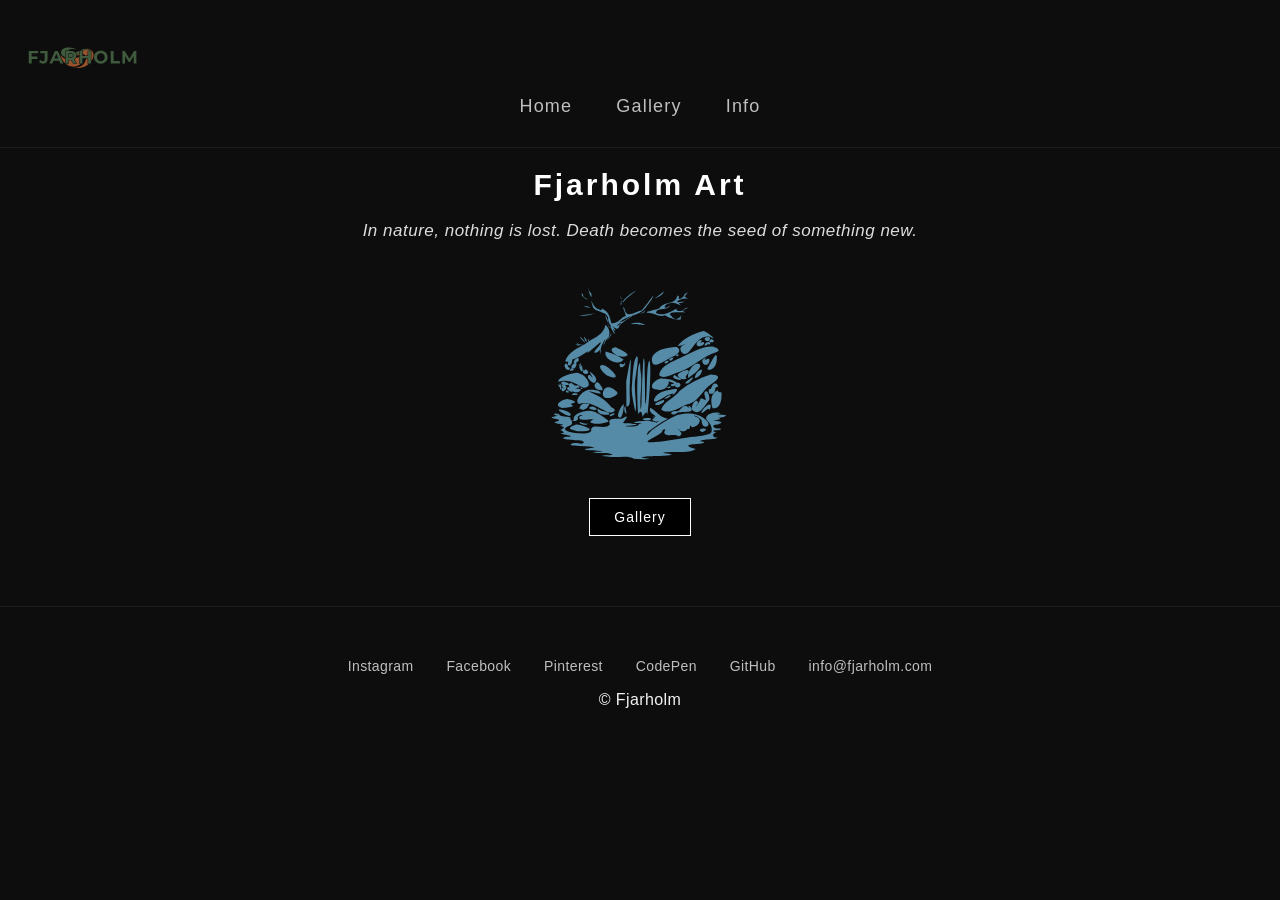
<file: index.html>
<!DOCTYPE html>
<html lang="en">
<head>
    <meta charset="UTF-8">
    <meta name="viewport" content="width=device-width, initial-scale=1.0">

    <title>Fjarholm | Digital Art</title>

    <meta name="description" content="Official portfolio of Fjarholm. Exploring the essence of Nordic nature through contemporary art. Discover unique minimalist galleries and artistic expressions.">

    <link rel="canonical" href="https://fjarholm.com/">

    <!-- Open Graph -->
    <!-- See rida keelab Google'il otsingutulemustes pilti näidata -->
    <meta name="robots" content="max-image-preview:none">
    
    <meta property="og:title" content="Fjarholm">
    <meta property="og:description" content="Nordic-inspired digital art exploring nature, geometry, and minimalist design through digital craftsmanship.">
    <meta property="og:url" content="https://fjarholm.com/">
    <meta property="og:type" content="website">
    <!-- Pilt suunatud uude assets/img/og/ kausta -->
    <meta property="og:image" content="https://fjarholm.com/assets/img/og/fjarholm-og.jpg">
    <meta property="og:image:width" content="1200">
    <meta property="og:image:height" content="630">
    <meta property="og:image:alt" content="Fjarholm – Nordic-inspired digital art">

    <!-- Pinterest verification -->
    <meta name="p:domain_verify" content="29bfdf255786fa9532a7a527511c7ca4"/>

    <!-- Schema.org -->
    <script type="application/ld+json">
    {
      "@context": "https://schema.org",
      "@type": "Organization",
      "@id": "https://fjarholm.com/#organization",
      "name": "Fjarholm",
      "url": "https://fjarholm.com/",
      "logo": "https://fjarholm.com/assets/svg/fjarholm-logo.svg",
      "image": "https://fjarholm.com/assets/svg/fjarholm-logo.svg",
      "description": "Independent digital art portfolio inspired by Nordic nature and minimalist design, featuring architecture, vector art and pastel artworks.",
      "email": "info@fjarholm.com",
      "sameAs": [
        "https://www.instagram.com/fjarholm/",
        "https://www.facebook.com/fjarholm",
        "https://www.pinterest.com/fjarholm",
        "https://github.com/fjarholm",
		"https://fjarholm.com/portfolio/",
		"https://fjarholm.com/vector-craftsmanship/"
      ]
    }
    </script>

		<!-- Favicon -->

	<!-- 0. Lisatud ka favicon.ico presse -->
	<link rel="shortcut icon" href="favicon.ico" type="image/x-icon">

	<!-- 1. Vektorigraafika kaasaegsetele brauseritele -->
	<link rel="icon" type="image/svg+xml" href="assets/img/favicon/favicon.svg">

	<!-- 2. Google Searchi jaoks ideaalne mõõt (48x48) -->
	<link rel="icon" type="image/png" sizes="48x48" href="assets/img/favicon/favicon-48x48.png">

	<!-- 3. Sinu olemasolev 512x512 PNG suuremate seadmete jaoks -->
	<link rel="icon" type="image/png" sizes="512x512" href="assets/img/favicon/favicon.png">

	<!-- 4. Apple seadmete tagavara -->
	<link rel="apple-touch-icon" href="assets/img/favicon/favicon.png">

    <!-- 5. Sinu stiilileht (suunatud uude assets/css/ kausta) -->
    <link rel="stylesheet" href="assets/css/style.css">
</head>
<body>

    <!-- Navigation -->
    <nav class="nav-center">
        <!-- Logo suunatud assets/svg/ kausta -->
        <img src="assets/img/logo/fjarholm-logo.svg" class="logo-img" alt="Fjarholm logo" width="260" height="80" fetchpriority="high">
        <div class="nav-links">
            <a href="index.html">Home</a>
            <a href="gallery.html">Gallery</a>
            <a href="info.html">Info</a>
        </div>
    </nav>

    <!-- MAIN CONTENT -->
	<main>
		<!-- Hero Section -->
		<section class="hero" style="text-align: center; max-width: 600px; margin: 0 auto; padding: 20px 20px;">
			
			<!-- 1. Pealkiri -->
			<h1 style="font-size: 30px; letter-spacing: 3px; font-weight: 600; margin-top: 0px; margin-bottom: 15px; color: #ffffff;">
				Fjarholm Art
			</h1>
			
			<!-- 2. Tsitaat -->
			<h2 style="font-size: 17px; font-weight: 300; color: #dddddd; line-height: 1.6; letter-spacing: 0.5px; margin-top: 0px; margin-bottom: 25px; font-style: italic;">
				In nature, nothing is lost. Death becomes the seed of something new.
			</h2>
			
			<!-- 3. Pilt tsitaadi ja nupu VAHEL -->
			<div style="margin-bottom: 25px;">
			<img src="assets/img/hero/hero-autumn-illustration.svg" 
				 alt="Fjarholm Nature Vector" 
				 fetchpriority="high"
				 width="500"
				 height="500"
				 style="width: 100%; max-width: 200px; height: auto; display: inline-block;">
			</div>

			<!-- 4. Nupp -->
			<a href="gallery.html" class="cta">Gallery</a>

		</section>
	</main>

    <!-- Footer -->
    <footer>
        <div class="footer-links">
            <a href="https://www.instagram.com/fjarholm/" target="_blank" rel="noopener noreferrer">Instagram</a>
            <a href="https://www.facebook.com/fjarholm/" target="_blank" rel="noopener noreferrer">Facebook</a>
            <a href="https://www.pinterest.com/fjarholm/" target="_blank" rel="noopener noreferrer">Pinterest</a>
            <a href="https://codepen.io/fjarholm-art" target="_blank" rel="noopener noreferrer">CodePen</a>
            <!-- Uuendatud GitHubi link uue organisatsiooni vastu -->
            <a href="https://github.com/fjarholm-art" target="_blank" rel="noopener noreferrer">GitHub</a>
            <a href="mailto:info@fjarholm.com">info@fjarholm.com</a>
        </div>
        <p>© Fjarholm</p>
    </footer>

</body>
</html>
</file>
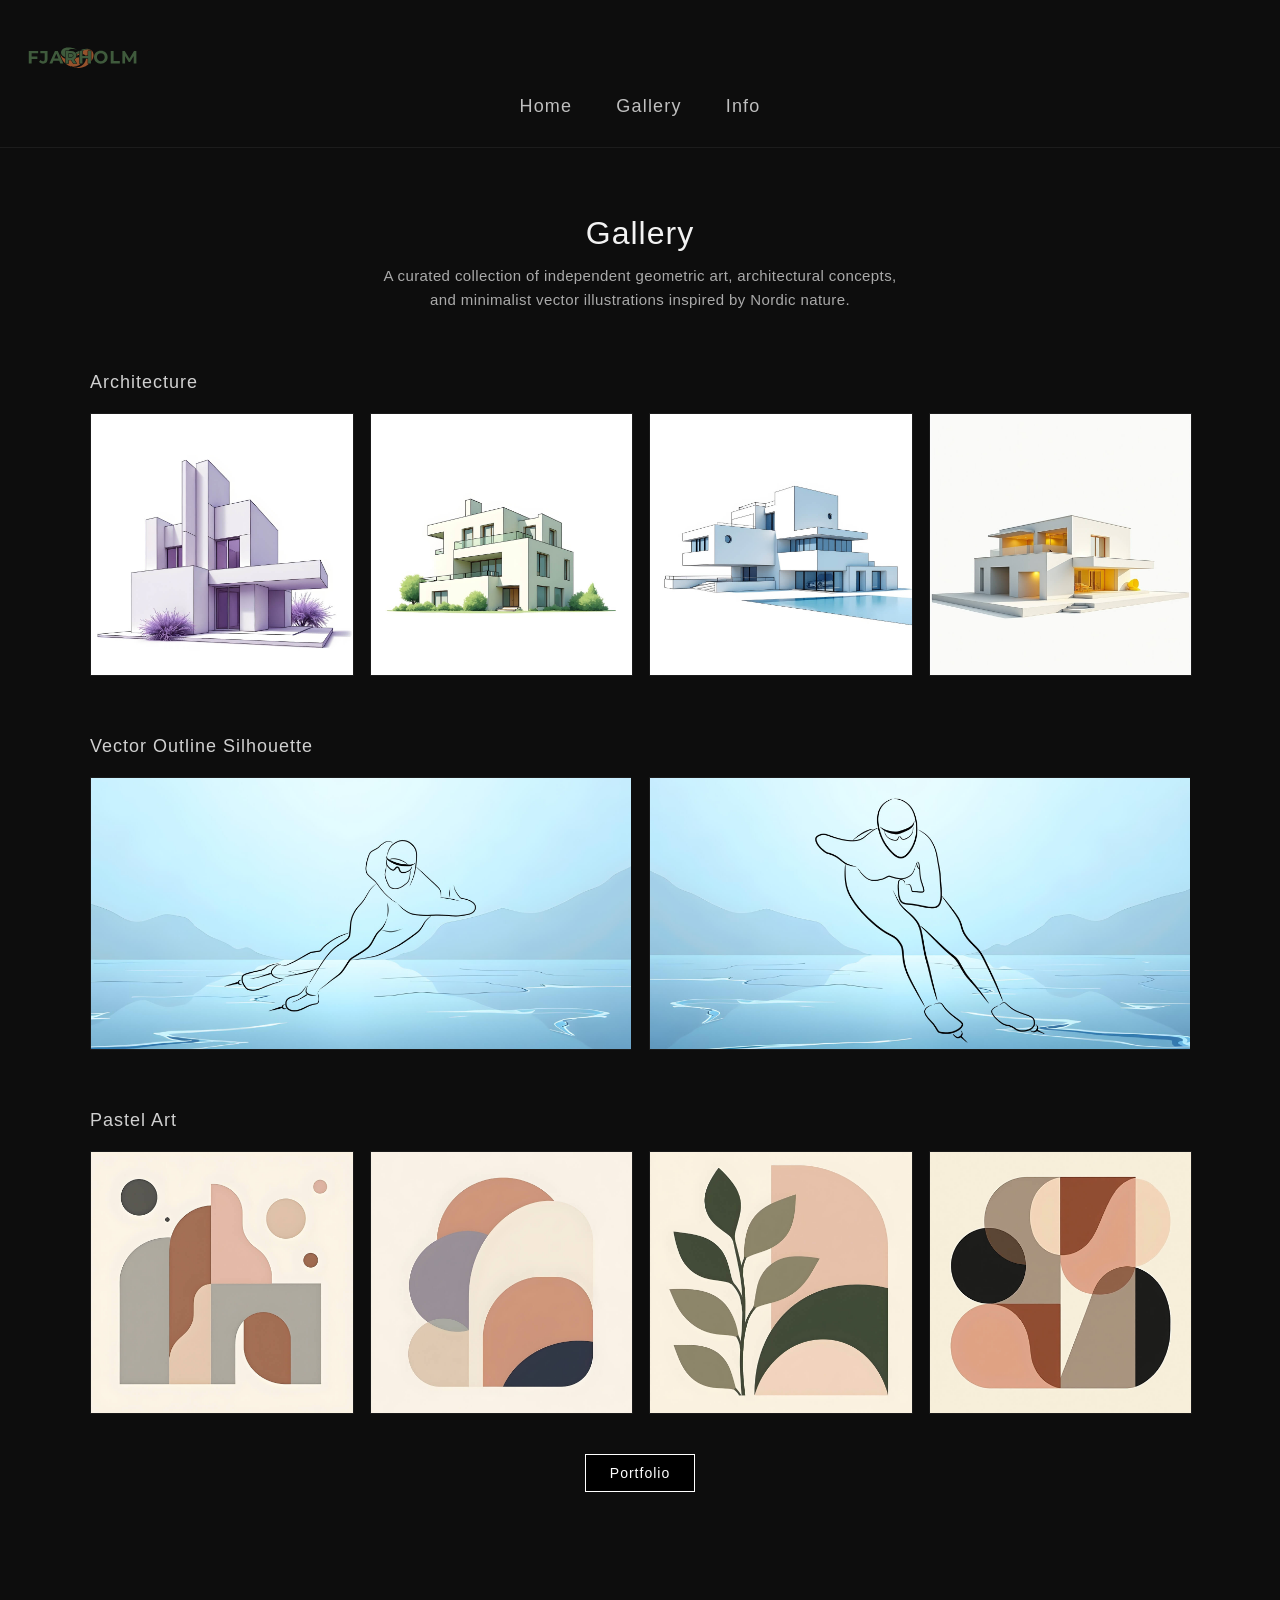
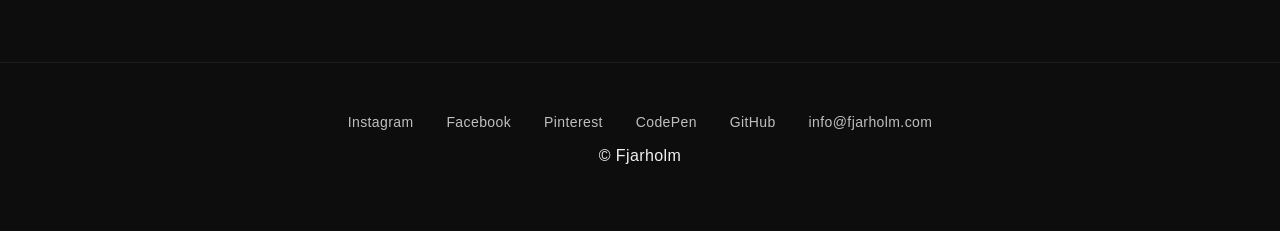
<file: gallery.html>
<!DOCTYPE html>
<html lang="en">
<head>
    <meta charset="UTF-8">
    <meta name="viewport" content="width=device-width, initial-scale=1.0">

    <title>Fjarholm | Nordic-Inspired Digital Art & Illustrations</title>

    <meta name="description" content="Explore the Fjarholm gallery featuring independent geometric digital art, contemporary architectural concepts, vector illustrations, and minimalist pastel artwork.">

    <link rel="canonical" href="https://fjarholm.com/gallery.html">

    <!-- Open Graph -->
    <!-- "max-image-preview:large" laseb Google'il otsingus piltide eelvaateid näidata -->
    <meta name="robots" content="max-image-preview:large">
	
    <meta property="og:title" content="Fjarholm | Gallery">
    <meta property="og:description" content="Gallery of architectural concepts, vector illustrations and pastel artworks by Fjarholm.">
    <meta property="og:url" content="https://fjarholm.com/gallery.html">
    <meta property="og:type" content="website">

    <!-- Favicon -->
    <link rel="shortcut icon" href="favicon.ico" type="image/x-icon">
    <link rel="icon" type="image/svg+xml" href="assets/img/favicon/favicon.svg">
    <link rel="icon" type="image/png" sizes="48x48" href="assets/img/favicon/favicon-48x48.png">
    <link rel="icon" type="image/png" sizes="512x512" href="assets/img/favicon/favicon.png">
    <link rel="apple-touch-icon" href="assets/img/favicon/favicon.png">

    <!-- Stiilileht -->
    <link rel="stylesheet" href="assets/css/style.css">
    
</head>
<body>

    <!-- Navigation -->
    <nav class="nav-center">
        <img src="assets/img/logo/fjarholm-logo.svg" class="logo-img" alt="Fjarholm logo" width="260" height="80" fetchpriority="high">
        <div class="nav-links">
            <a href="index.html">Home</a>
            <a href="gallery.html">Gallery</a>
            <a href="info.html">Info</a>
        </div>
    </nav>

    <!-- MAIN CONTENT -->
    <main>

        <!-- Gallery -->
        <section class="gallery-container">

            <h1 class="gallery-title" style="margin-bottom: 12px;">Gallery</h1>

            <!-- SEO & Intro tekst -->
            <p style="font-size: 15px; color: #aaaaaa; max-width: 540px; margin: 0 auto 40px auto; text-align: center; line-height: 1.6; font-weight: 300;">
                A curated collection of independent geometric art, architectural concepts, and minimalist vector illustrations inspired by Nordic nature.
            </p>

            <!-- Architecture -->
            <h2 class="gallery-section-title">Architecture</h2>
            <div class="gallery-grid">
                <img src="assets/img/architecture/fjarholm-atelier-architecture-1.jpg"
                     alt="Minimalist geometric brutalist house sketch with purple landscape accents by Fjarholm">

                <img src="assets/img/architecture/fjarholm-atelier-architecture-2.jpg"
                     alt="Modern multi-story white residential villa design sketch with green balconies">

                <img src="assets/img/architecture/fjarholm-atelier-architecture-3.jpg"
                     alt="Contemporary minimalist white villa architectural concept with a swimming pool">

                <img src="assets/img/architecture/fjarholm-atelier-architecture-4.jpg"
                     alt="Architectural watercolor and ink sketch of a modern bridge with tall columns and autumn trees">
            </div>

            <!-- Vector Art -->
            <h2 class="gallery-section-title">Vector Outline Silhouette</h2>
            <div class="gallery-grid vector">
                <picture>
                    <source media="(max-width: 600px)"
                            srcset="assets/img/vectorart/fjarholm-atelier-vectorart-1-mobile.jpg">
                    <img src="assets/img/vectorart/fjarholm-atelier-vectorart-1.jpg"
                         alt="Minimalist vector line art of a speed skater on an ice rink with mountain background">
                </picture>

                <picture>
                    <source media="(max-width: 600px)"
                            srcset="assets/img/vectorart/fjarholm-atelier-vectorart-2-mobile.jpg">
                    <img src="assets/img/vectorart/fjarholm-atelier-vectorart-2.jpg"
                         alt="Clean vector illustration of a speed skater turning on ice under a soft blue sky">
                </picture>
            </div>

            <!-- Pastel Art -->
            <h2 class="gallery-section-title">Pastel Art</h2>
            <div class="gallery-grid">
                <img src="assets/img/pastelart/fjarholm-atelier-pastelart-1.jpg"
                     alt="Abstract pastel art with boho geometric shapes and terracotta arches">

                <img src="assets/img/pastelart/fjarholm-atelier-pastelart-2.jpg"
                     alt="Earthy tones abstract pastel artwork with overlapping smooth organic shapes">

                <img src="assets/img/pastelart/fjarholm-atelier-pastelart-3.jpg"
                     alt="Minimalist botanical pastel art featuring a green leafy branch over terracotta arches">

                <img src="assets/img/pastelart/fjarholm-atelier-pastelart-4.jpg"
                     alt="Abstract geometric pastel composition with circles and semi-circles in earth tones">
            </div>

            <div style="text-align:center; margin-top:40px;">
                <a href="https://fjarholm.com/portfolio/" class="cta">
                    Portfolio
                </a>
            </div>	

        </section>

    </main>

    <!-- Footer -->
    <footer>
        <div class="footer-links">
            <a href="https://www.instagram.com/fjarholm/" target="_blank" rel="noopener noreferrer">Instagram</a>
            <a href="https://www.facebook.com/fjarholm/" target="_blank" rel="noopener noreferrer">Facebook</a>
            <a href="https://www.pinterest.com/fjarholm/" target="_blank" rel="noopener noreferrer">Pinterest</a>
            <a href="https://codepen.io/fjarholm-art/" target="_blank" rel="noopener noreferrer">CodePen</a>
            <a href="https://github.com/fjarholm-art/" target="_blank" rel="noopener noreferrer">GitHub</a>
            <a href="mailto:info@fjarholm.com">info@fjarholm.com</a>
        </div>
        <p>© Fjarholm</p>
    </footer>

</body>
</html>
</file>
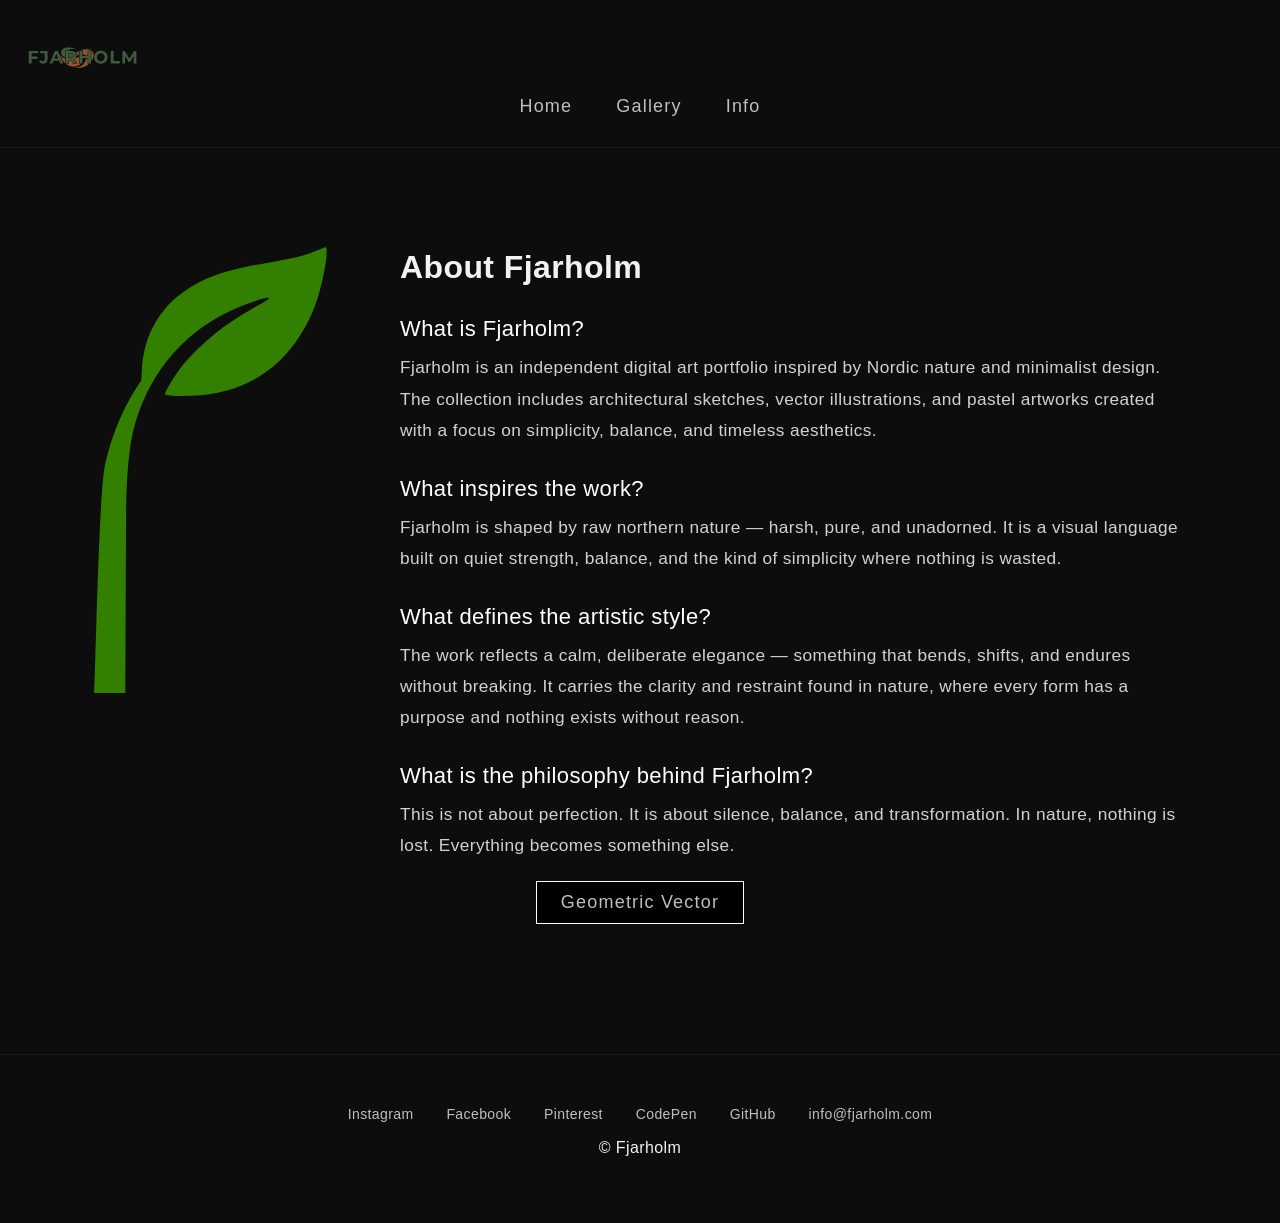
<file: info.html>
<!DOCTYPE html>
<html lang="en">
<head>
    <meta charset="UTF-8">
    <meta name="viewport" content="width=device-width, initial-scale=1.0">

    <title>About Fjarholm | Independent Nordic Digital Art</title>

    <meta name="description" content="Discover Fjarholm, an independent digital art project inspired by Nordic nature, minimalist design, creative philosophy, and geometric vector craftsmanship.">

    <link rel="canonical" href="https://fjarholm.com/info.html">

    <!-- Open Graph -->
    <!-- See rida keelab Google'il otsingutulemustes pilti näidata -->
    <meta name="robots" content="max-image-preview:none">
    
    <meta property="og:title" content="About Fjarholm | Creative Philosophy">
    <meta property="og:description" content="Learn about Fjarholm, creative philosophy, artistic influences, and the inspiration behind the architecture and vector craftsmanship.">
    <meta property="og:url" content="https://fjarholm.com/info.html">
    <meta property="og:type" content="website">

    <!-- Favicon -->
    <link rel="shortcut icon" href="favicon.ico" type="image/x-icon">
    <link rel="icon" type="image/svg+xml" href="assets/img/favicon/favicon.svg">
    <link rel="icon" type="image/png" sizes="48x48" href="assets/img/favicon/favicon-48x48.png">
    <link rel="icon" type="image/png" sizes="512x512" href="assets/img/favicon/favicon.png">
    <link rel="apple-touch-icon" href="assets/img/favicon/favicon.png">

    <!-- CSS -->
    <link rel="stylesheet" href="assets/css/style.css">
</head>

<body>

    <!-- HEADER -->
    <header class="site-header">
        <nav class="nav-center" aria-label="Peamenüü">
            <a href="index.html">
                <img src="assets/img/logo/fjarholm-logo.svg" class="logo-img" alt="Fjarholm logo" width="260" height="80" fetchpriority="high">
            </a>
            <div class="nav-links">
                <a href="index.html">Home</a>
                <a href="gallery.html">Gallery</a>
                <a href="info.html">Info</a>
            </div>
        </nav>
    </header>

    <!-- INFO CONTENT -->
    <main class="content-wrapper">

        <div class="about-layout">

            <div class="about-image">
                <img src="assets/img/info/about-fjarholm.svg"
                     alt="Young plant symbolizing renewal and growth"
                     width="512"
                     height="1024"
                     loading="lazy">
            </div>

            <div class="about-text">

                <h1>About Fjarholm</h1>

                <h3>What is Fjarholm?</h3>
                <p>
                    Fjarholm is an independent digital art portfolio inspired by Nordic
                    nature and minimalist design. The collection includes architectural
                    sketches, vector illustrations, and pastel artworks created with a
                    focus on simplicity, balance, and timeless aesthetics.
                </p>

                <h3>What inspires the work?</h3>
                <p>
                    Fjarholm is shaped by raw northern nature — harsh, pure, and
                    unadorned. It is a visual language built on quiet strength,
                    balance, and the kind of simplicity where nothing is wasted.
                </p>

                <h3>What defines the artistic style?</h3>
                <p>
                    The work reflects a calm, deliberate elegance — something that
                    bends, shifts, and endures without breaking. It carries the
                    clarity and restraint found in nature, where every form has a
                    purpose and nothing exists without reason.
                </p>

                <h3>What is the philosophy behind Fjarholm?</h3>
                <p>
                    This is not about perfection. It is about silence, balance, and
                    transformation. In nature, nothing is lost. Everything becomes
                    something else.
                </p>

            </div>

        </div>

        <!-- Geometric Vector nupp -->
        <div class="nav-links">
            <a href="https://fjarholm.com/vector-craftsmanship/" class="cta">Geometric Vector</a>
        </div>

    </main>

    <!-- Footer -->
    <footer>
        <div class="footer-links">
            <a href="https://www.instagram.com/fjarholm/" target="_blank" rel="noopener noreferrer">Instagram</a>
            <a href="https://www.facebook.com/fjarholm/" target="_blank" rel="noopener noreferrer">Facebook</a>
            <a href="https://www.pinterest.com/fjarholm/" target="_blank" rel="noopener noreferrer">Pinterest</a>
            <a href="https://codepen.io/fjarholm-art" target="_blank" rel="noopener noreferrer">CodePen</a>
            <a href="https://github.com/fjarholm-art" target="_blank" rel="noopener noreferrer">GitHub</a>
            <a href="mailto:info@fjarholm.com">info@fjarholm.com</a>
        </div>
        <p>© Fjarholm</p>
    </footer>

</body>
</html>
</file>
<file: assets/css/style.css>
/* Global */
body {
    margin: 0;
    padding: 0;
    background: #0d0d0d;
    color: #f2f2f2;
    font-family: "Inter", sans-serif;
    letter-spacing: 0.4px;
    -webkit-font-smoothing: antialiased;
}

/* Navigation */
.nav-center {
    display: flex;
    flex-direction: column;
    padding: 40px 0 30px 0;
    border-bottom: 1px solid #1c1c1c;
}

.logo-img {
    height: 34px;
    width: auto;
    display: block;
    align-self: flex-start;
    margin-left: 28px;
    margin-bottom: 22px;
}

/* NAV-LINKS */
.nav-links {
    display: flex;
    justify-content: center;
}

.nav-links a {
    margin: 0 22px;
    color: #bfbfbf;
    text-decoration: none;
    font-size: 18px;
    letter-spacing: 1.2px;
    transition: color 0.2s ease;
}

.nav-links a:hover {
    color: #ffffff;
}

/* Hero */
.hero {
    text-align: center;
    padding: 160px 20px 140px 20px;
}

.hero h1 {
    font-size: 52px;
    margin-bottom: 22px;
    font-weight: 600;
    letter-spacing: 2px;
}

.hero h2 {
    font-size: 18px;
    font-weight: 300;
    max-width: 620px;
    margin: 0 auto 45px auto;
    line-height: 1.65;
    color: #c8c8c8;
}

.cta {
    display: inline-block;
    padding: 12px 32px;
    border: 1px solid #ffffff;
    color: #ffffff;
    text-decoration: none;
    font-size: 14px;
    letter-spacing: 1.2px;
    transition: all 0.25s ease;
}

.cta:hover {
    background: #ffffff;
    color: #000000;
}

/* Footer */
footer {
    text-align: center;
    padding: 50px 0;
    margin-top: 50px;
    border-top: 1px solid #1c1c1c;
}

.footer-links a {
    margin: 0 14px;
    color: #bfbfbf;
    text-decoration: none;
    font-size: 14px;
    transition: color 0.2s ease;
}

.footer-links a:hover {
    color: #ffffff;
}

/* Mobile adjustments */
@media (max-width: 600px) {
    .hero h1 {
        font-size: 38px;
    }

    .hero h2 {
        font-size: 16px;
        padding: 0 10px;
    }

    .nav-links a {
        margin: 0 10px;
        font-size: 16px;
    }

    .logo-img {
        height: 70px;
        margin-left: 20px;
    }
}

/* ------------------------------------------------ */
/* ------------------ GALLERY --------------------- */
/* ------------------------------------------------ */

.gallery-container {
    max-width: 1100px;
    margin: 0 auto;
    padding: 40px 20px 120px 20px;
}

.gallery-title {
    text-align: center;
    font-size: 32px;
    font-weight: 500;
    margin-bottom: 60px;
    letter-spacing: 1px;
}

.gallery-section-title {
    font-size: 18px;
    font-weight: 400;
    margin: 60px 0 20px 0;
    color: #d0d0d0;
    letter-spacing: 1px;
}

.gallery-grid {
    display: grid;
    grid-template-columns: repeat(auto-fit, minmax(160px, 1fr));
    gap: 18px;
}

.gallery-grid picture {
    display: block;
    width: 100%;
    overflow: hidden;
}

.gallery-grid img {
    width: 100%;
    height: auto;
    display: block;
    background: #111;
    border: 1px solid #1a1a1a;
    transition: transform 0.4s ease, filter 0.4s ease;
}

@media (hover: hover) and (pointer: fine) {
    .gallery-grid img:hover {
        transform: scale(1.04);
        filter: brightness(1.05);
    }
}

@media (hover: none), (pointer: coarse) {

    .gallery-grid img:hover {
        transform: none;
        filter: none;
    }

    .gallery-grid img:active {
        transform: scale(1.05);
        filter: brightness(1.05);
    }
}

.gallery-grid.vector {
    grid-template-columns: repeat(2, 1fr);
}

@media (max-width: 600px) {
    .gallery-grid.vector {
        grid-template-columns: 1fr;
    }

    .gallery-title {
        font-size: 26px;
    }

    .gallery-section-title {
        margin-top: 40px;
    }
}

.gallery-grid picture img {
    width: 100%;
    height: auto;
    display: block;
}

@media (max-width: 600px) {
    .footer-links a {
        display: inline-block;
        padding: 12px 0;
        margin: 8px 0;
        font-size: 16px;
    }

    footer {
        padding-bottom: 70px;
    }
}

/* ------------------------------------------------ */
/* -------------------- INFO ---------------------- */
/* ------------------------------------------------ */

.content-wrapper {
    max-width: 1100px;
    margin: 0 auto;
    padding: 80px 20px;
}

.about-layout {
    display: flex;
    align-items: flex-start;
    gap: 70px;
}

.about-image {
    flex: 0 0 240px;
}

.about-image img {
    width: 100%;
    height: auto;
    display: block;
}

.about-text {
    flex: 1;
}

.about-text h2 {
    margin-top: 0;
    margin-bottom: 30px;
    text-align: left;
}

.about-text h3 {
    margin: 30px 0 10px;
    font-size: 22px;
    font-weight: 500;
    color: #ffffff;
}

.about-text p {
    margin: 0 0 20px;
    line-height: 1.8;
    color: #d2d2d2;
    font-size: 1.08rem;
}

@media (max-width: 800px) {

    .about-layout {
        flex-direction: column;
        align-items: center;
        gap: 35px;
    }

    .about-image {
        width: 120px;
        flex: none;
    }

    .about-image img {
        width: 100%;
        height: auto;
    }

    .about-text {
        width: 100%;
        text-align: center;
    }

    .about-text h2,
    .about-text h3 {
        text-align: center;
    }
}
/* CTA Nupu stiil info.html lehel hakkas olemasoleva peale tööle*/
/* CTA Nupu stiil, kui HTML-is on class="cta" */
.cta {
    display: inline-block;
    color: #ffffff;            /* Vaikimisi valge tekst */
    background-color: #000000; /* Must taust */
    border: 1px solid #ffffff; /* Valge raam */
    padding: 10px 24px;
    font-size: 14px;
    letter-spacing: 1px;
    text-decoration: none;
    border-radius: 0px;
    transition: all 0.25s ease;
}

.cta:hover {
    color: #000000 !important;            /* Hoveril tekst MUSTAKS */
    background-color: #ffffff !important; /* Hoveril taust VALGEKS */
    border-color: #ffffff !important;
}
</file>
